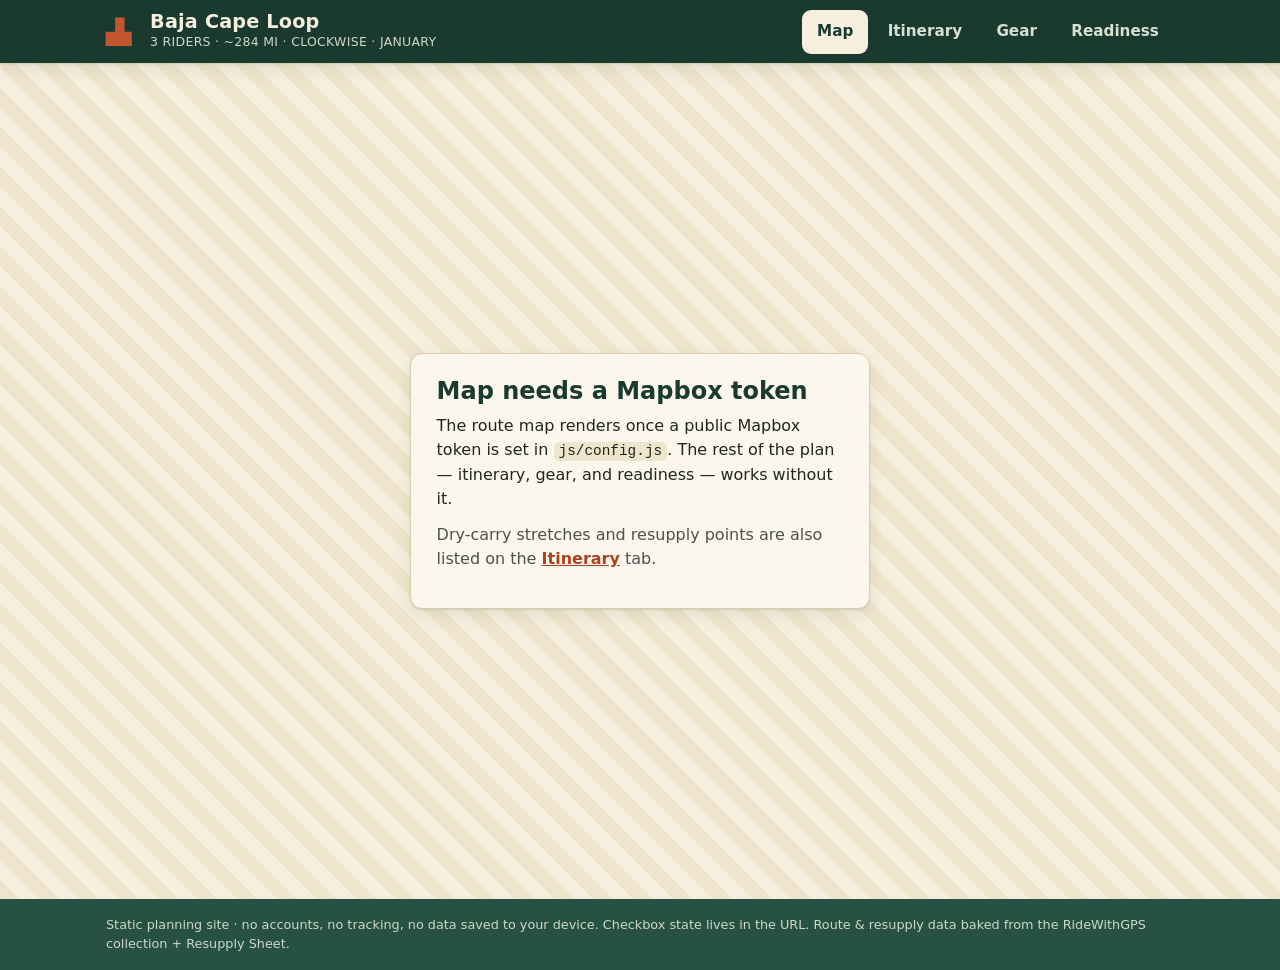
<file: index.html>
<!DOCTYPE html>
<html lang="en">
<head>
  <meta charset="utf-8" />
  <meta name="viewport" content="width=device-width, initial-scale=1, viewport-fit=cover" />
  <meta name="theme-color" content="#1b3a2f" />
  <title>Baja Cape Loop · Trip Plan</title>
  <meta name="description" content="Shared trip-planning HQ for 3 riders taking on the Baja Cape Loop in January: interactive route map, day-by-day itinerary, 3-rider gear redundancy, and a readiness tracker." />

  <link rel="preconnect" href="https://api.mapbox.com" />
  <link href="https://api.mapbox.com/mapbox-gl-js/v3.9.0/mapbox-gl.css" rel="stylesheet" />
  <link rel="stylesheet" href="./css/styles.css" />
</head>
<body>
  <a class="skip-link" href="#main">Skip to content</a>

  <header class="topbar">
    <div class="topbar-inner">
      <div class="brand">
        <span class="brand-mark" aria-hidden="true">▟▖</span>
        <div class="brand-text">
          <h1>Baja Cape Loop</h1>
          <p class="brand-sub">3 riders · ~284 mi · clockwise · January</p>
        </div>
      </div>
      <nav class="tabs" aria-label="Sections">
        <button class="tab is-active" data-tab="map" id="tab-map">Map</button>
        <button class="tab" data-tab="itinerary" id="tab-itinerary">Itinerary</button>
        <button class="tab" data-tab="gear" id="tab-gear">Gear</button>
        <button class="tab" data-tab="readiness" id="tab-readiness">Readiness</button>
      </nav>
    </div>
  </header>

  <main id="main">
    <!-- MAP ---------------------------------------------------------------->
    <section class="panel is-active" id="panel-map" aria-labelledby="tab-map">
      <div class="map-shell">
        <div id="map" role="application" aria-label="Interactive route map"></div>
        <div class="map-controls" id="map-controls" hidden>
          <p class="map-controls-title">Layers</p>
          <label class="switch"><input type="checkbox" id="toggle-cerritos" /> <span>Los Cerritos detour</span></label>
          <label class="switch"><input type="checkbox" id="toggle-shortcut" /> <span>La Paz shortcut</span></label>
          <details class="legend">
            <summary>Resupply legend</summary>
            <ul id="legend-list"></ul>
          </details>
        </div>
        <div class="map-fallback" id="map-fallback" hidden>
          <div class="map-fallback-card">
            <h2>Map needs a Mapbox token</h2>
            <p>The route map renders once a public Mapbox token is set in <code>js/config.js</code>. The rest of the plan — itinerary, gear, and readiness — works without it.</p>
            <p class="muted">Dry-carry stretches and resupply points are also listed on the <button class="linklike" data-jump="itinerary">Itinerary</button> tab.</p>
          </div>
        </div>
      </div>
    </section>

    <!-- ITINERARY ---------------------------------------------------------->
    <section class="panel" id="panel-itinerary" aria-labelledby="tab-itinerary" hidden>
      <div class="wrap" id="itinerary-root"><p class="loading">Loading itinerary…</p></div>
    </section>

    <!-- GEAR --------------------------------------------------------------->
    <section class="panel" id="panel-gear" aria-labelledby="tab-gear" hidden>
      <div class="wrap" id="gear-root"><p class="loading">Loading gear…</p></div>
    </section>

    <!-- READINESS ---------------------------------------------------------->
    <section class="panel" id="panel-readiness" aria-labelledby="tab-readiness" hidden>
      <div class="wrap" id="readiness-root"><p class="loading">Loading readiness…</p></div>
    </section>
  </main>

  <footer class="footer">
    <p>Static planning site · no accounts, no tracking, no data saved to your device. Checkbox state lives in the URL. Route &amp; resupply data baked from the RideWithGPS collection + Resupply Sheet.</p>
  </footer>

  <script src="https://api.mapbox.com/mapbox-gl-js/v3.9.0/mapbox-gl.js"></script>
  <script src="./js/config.js"></script>
  <script src="./js/app.js"></script>
</body>
</html>
</file>
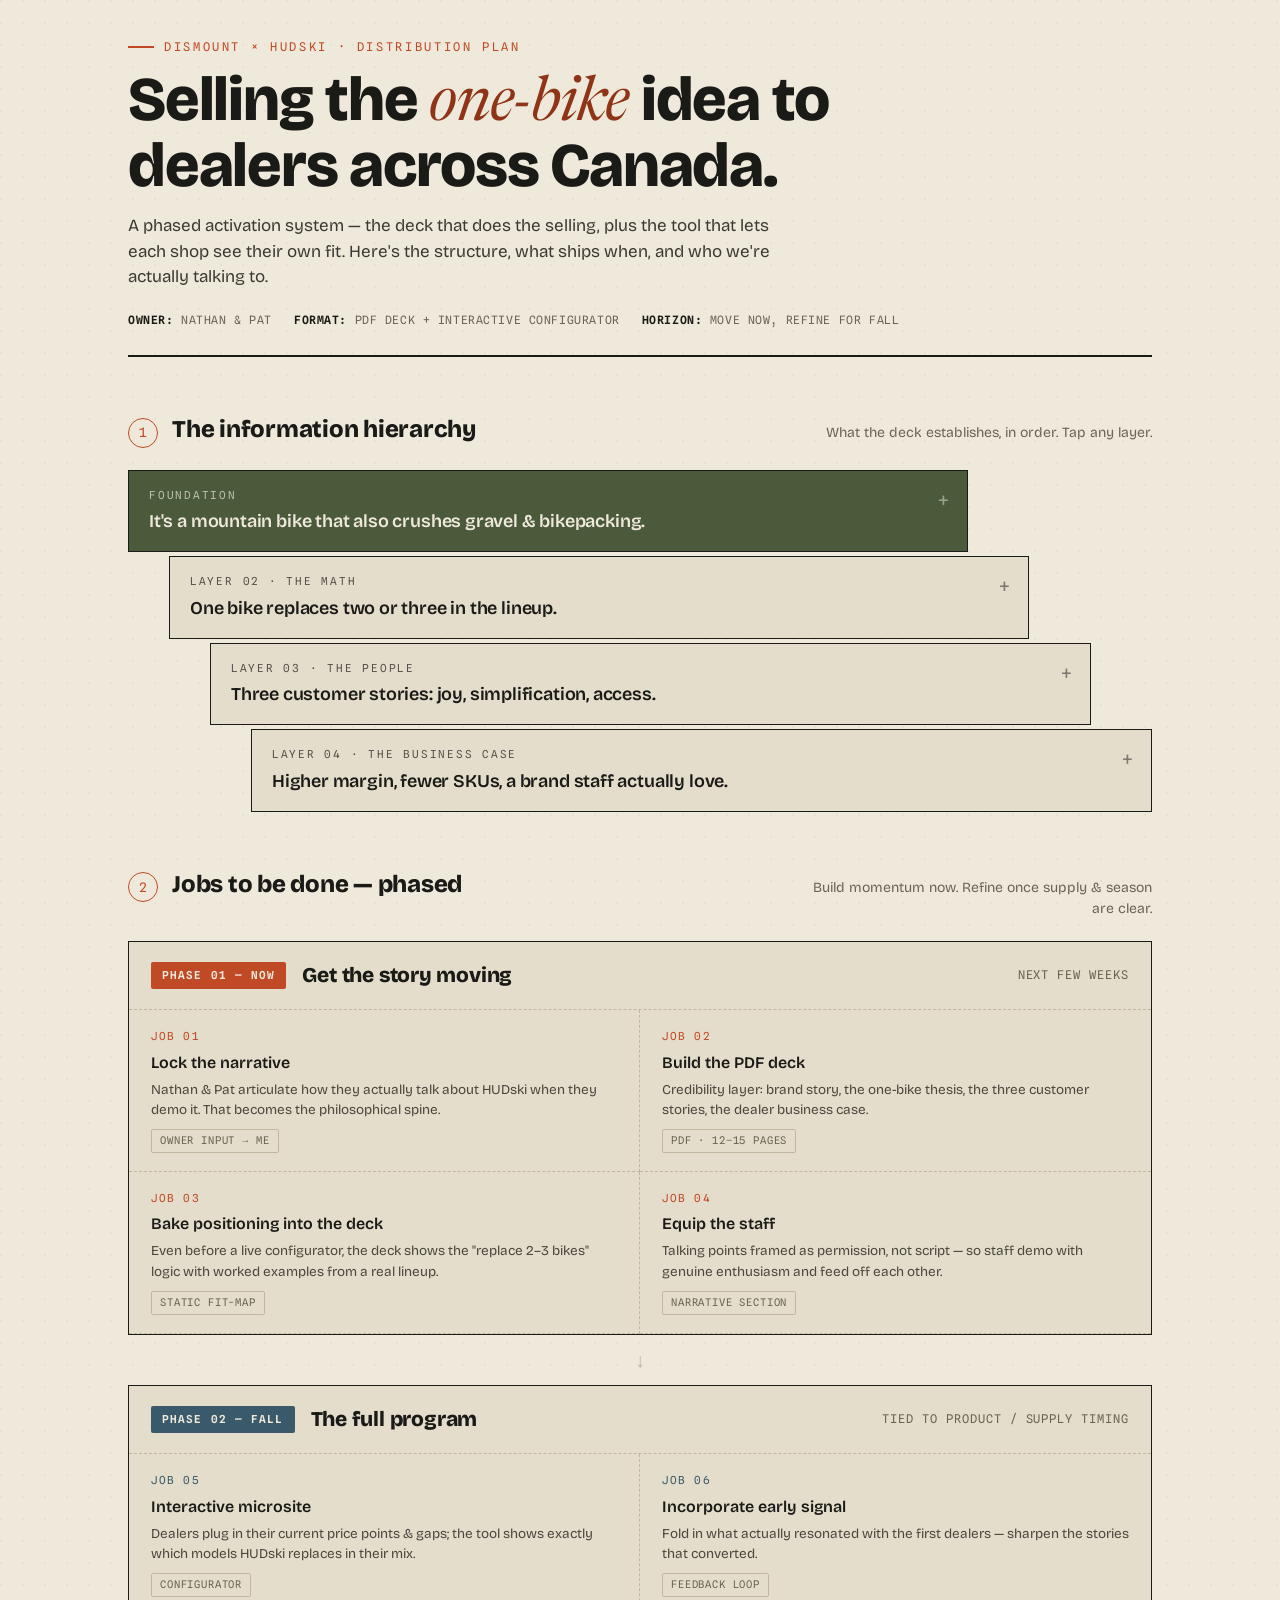
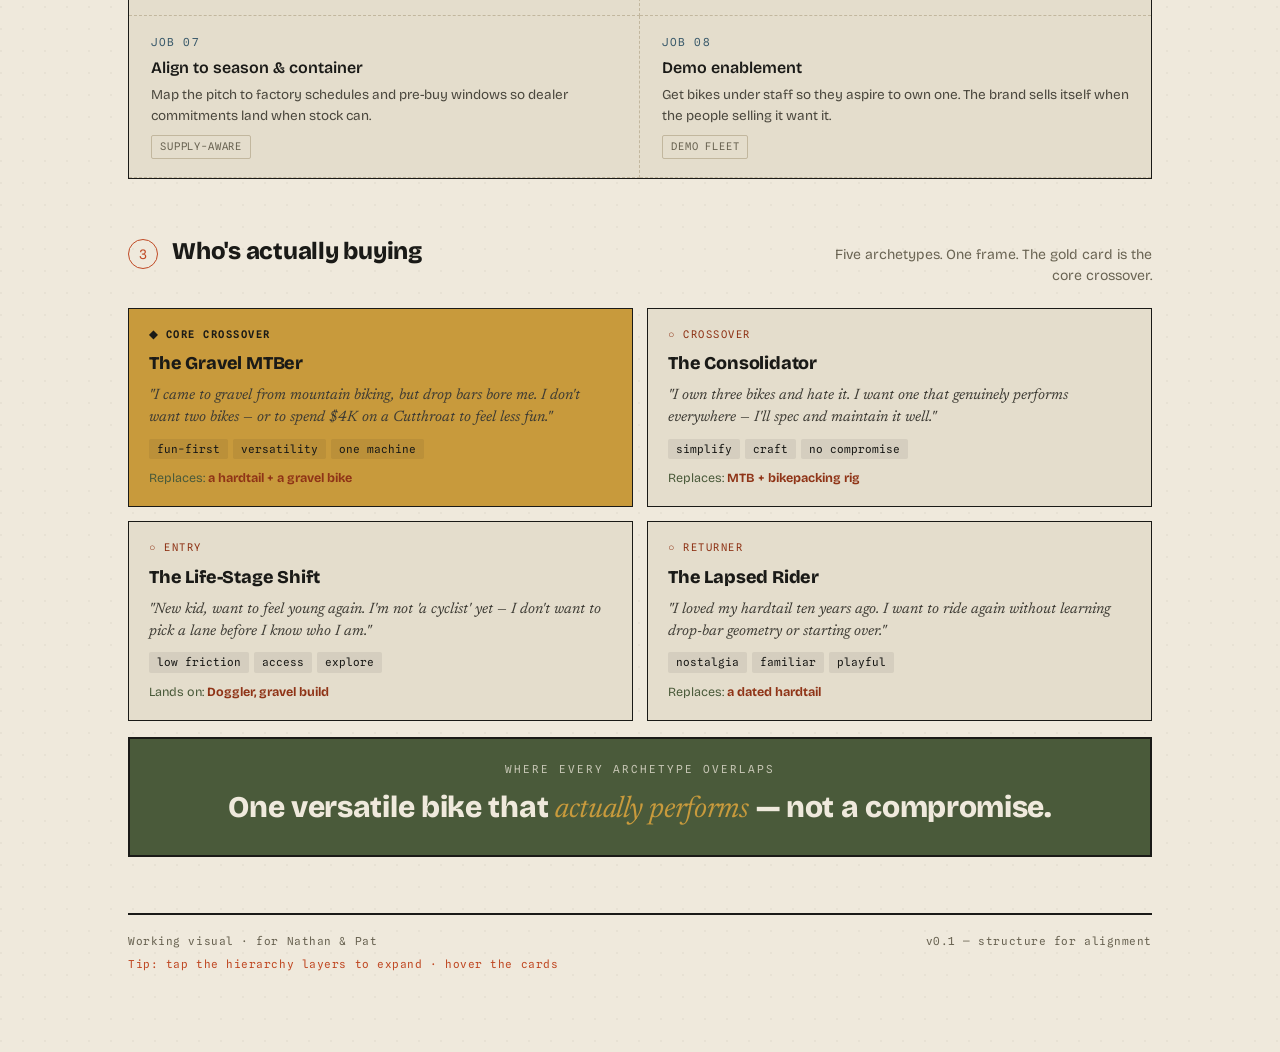
<file: public/index.html>
<!DOCTYPE html>
<html lang="en">
<head>
<meta charset="UTF-8">
<meta name="viewport" content="width=device-width, initial-scale=1.0">
<title>HUDski Dealer Activation — The Plan</title>
<style>
  @import url('https://fonts.googleapis.com/css2?family=Bricolage+Grotesque:opsz,wght@12..96,400;12..96,600;12..96,800&family=Spline+Sans+Mono:wght@400;500;600&family=Newsreader:ital,opsz@0,6..72;1,6..72&display=swap');

  :root {
    --ink: #1a1a17;
    --paper: #efe9dc;
    --paper-2: #e4ddcc;
    --rust: #c04a25;
    --rust-deep: #8f3417;
    --moss: #4a5a3a;
    --moss-light: #6b7a52;
    --gold: #c89a3c;
    --sky: #3a5a6b;
    --line: #c2b79e;
    --shadow: rgba(26,26,23,0.16);
  }

  * { box-sizing: border-box; margin: 0; padding: 0; }

  body {
    font-family: 'Bricolage Grotesque', sans-serif;
    background: var(--paper);
    color: var(--ink);
    background-image:
      radial-gradient(circle at 1px 1px, rgba(26,26,23,0.04) 1px, transparent 0);
    background-size: 22px 22px;
    line-height: 1.5;
    padding: 0 0 80px;
  }

  .wrap { max-width: 1080px; margin: 0 auto; padding: 0 28px; }

  /* ---- Header ---- */
  header {
    border-bottom: 2px solid var(--ink);
    padding: 38px 0 26px;
    margin-bottom: 8px;
    position: relative;
  }
  .kicker {
    font-family: 'Spline Sans Mono', monospace;
    font-size: 12px;
    letter-spacing: 0.22em;
    text-transform: uppercase;
    color: var(--rust);
    display: flex;
    align-items: center;
    gap: 10px;
    margin-bottom: 14px;
  }
  .kicker::before {
    content: "";
    width: 26px; height: 2px; background: var(--rust);
  }
  h1 {
    font-size: clamp(34px, 6vw, 62px);
    line-height: 0.96;
    font-weight: 800;
    letter-spacing: -0.02em;
    max-width: 18ch;
  }
  h1 em { font-family: 'Newsreader', serif; font-style: italic; font-weight: 400; color: var(--rust-deep); }
  .sub {
    margin-top: 18px;
    font-size: 17px;
    max-width: 60ch;
    color: #3c3a33;
  }
  .meta-row {
    margin-top: 22px;
    display: flex; flex-wrap: wrap; gap: 8px 22px;
    font-family: 'Spline Sans Mono', monospace;
    font-size: 11.5px;
    letter-spacing: 0.05em;
    color: #6a6453;
    text-transform: uppercase;
  }
  .meta-row span b { color: var(--ink); font-weight: 600; }

  /* ---- Section heads ---- */
  .section-head {
    margin: 54px 0 22px;
    display: flex; align-items: baseline; gap: 14px;
  }
  .section-head .num {
    font-family: 'Spline Sans Mono', monospace;
    font-size: 13px;
    color: var(--rust);
    border: 1.5px solid var(--rust);
    border-radius: 50%;
    width: 30px; height: 30px;
    display: grid; place-items: center;
    flex-shrink: 0;
  }
  .section-head h2 {
    font-size: 24px; font-weight: 800; letter-spacing: -0.01em;
  }
  .section-head p {
    font-size: 14px; color: #6a6453; margin-left: auto; max-width: 38ch; text-align: right;
  }

  /* ---- Value hierarchy stack ---- */
  .stack { display: flex; flex-direction: column; gap: 4px; }
  .layer {
    position: relative;
    border: 1.5px solid var(--ink);
    background: var(--paper-2);
    padding: 16px 20px;
    cursor: pointer;
    transition: transform .18s ease, background .18s ease, box-shadow .18s ease;
    overflow: hidden;
  }
  .layer:hover { transform: translateX(6px); box-shadow: -6px 6px 0 var(--shadow); }
  .layer.l0 { background: var(--moss); color: var(--paper); margin: 0 18% 0 0; }
  .layer.l1 { background: var(--paper-2); margin: 0 12% 0 4%; }
  .layer.l2 { background: var(--paper-2); margin: 0 6% 0 8%; }
  .layer.l3 { background: var(--paper-2); margin: 0 0 0 12%; }
  .layer .ltag {
    font-family: 'Spline Sans Mono', monospace;
    font-size: 11px; letter-spacing: 0.16em; text-transform: uppercase;
    opacity: 0.7; margin-bottom: 5px;
  }
  .layer .lmain { font-size: 18px; font-weight: 600; letter-spacing: -0.01em; }
  .layer .ldetail {
    font-size: 14px; margin-top: 8px; max-width: 64ch; display: none; color: inherit; opacity: 0.92;
  }
  .layer.open .ldetail { display: block; animation: fade .3s ease; }
  .layer .plus {
    position: absolute; top: 16px; right: 18px;
    font-family: 'Spline Sans Mono', monospace; font-size: 18px; opacity: 0.5;
  }
  @keyframes fade { from { opacity: 0; transform: translateY(-4px);} to {opacity: .92; transform: none;} }

  /* ---- Timeline ---- */
  .timeline { position: relative; margin-top: 10px; }
  .phase {
    border: 1.5px solid var(--ink);
    background: var(--paper-2);
    margin-bottom: 22px;
    position: relative;
  }
  .phase-head {
    display: flex; align-items: center; gap: 16px;
    padding: 18px 22px;
    border-bottom: 1.5px dashed var(--line);
  }
  .phase-badge {
    font-family: 'Spline Sans Mono', monospace;
    font-size: 11px; letter-spacing: 0.1em; text-transform: uppercase;
    padding: 5px 11px; border-radius: 2px; font-weight: 600;
    flex-shrink: 0;
  }
  .phase.now .phase-badge { background: var(--rust); color: var(--paper); }
  .phase.fall .phase-badge { background: var(--sky); color: var(--paper); }
  .phase-head h3 { font-size: 21px; font-weight: 800; letter-spacing: -0.01em; }
  .phase-head .when {
    margin-left: auto; font-family: 'Spline Sans Mono', monospace;
    font-size: 12px; color: #6a6453; text-transform: uppercase; letter-spacing: 0.08em;
  }
  .jobs { display: grid; grid-template-columns: 1fr 1fr; gap: 0; }
  @media (max-width: 680px){ .jobs { grid-template-columns: 1fr; } }
  .job {
    padding: 18px 22px;
    border-right: 1.5px dashed var(--line);
    border-bottom: 1.5px dashed var(--line);
  }
  .job:nth-child(2n) { border-right: none; }
  .jobs .job:nth-last-child(-n+1):nth-child(odd) { border-bottom: none; }
  .job .jnum {
    font-family: 'Spline Sans Mono', monospace; font-size: 11px;
    color: var(--rust); letter-spacing: 0.1em; margin-bottom: 6px;
  }
  .phase.fall .job .jnum { color: var(--sky); }
  .job h4 { font-size: 16px; font-weight: 600; margin-bottom: 5px; }
  .job p { font-size: 13.5px; color: #4a473d; }
  .deliverable {
    display: inline-block; margin-top: 9px;
    font-family: 'Spline Sans Mono', monospace; font-size: 10.5px;
    text-transform: uppercase; letter-spacing: 0.08em;
    padding: 3px 8px; border: 1px solid var(--line); border-radius: 2px;
    color: #6a6453;
  }

  /* connector */
  .connector { display: grid; place-items: center; margin: -12px 0 10px; }
  .connector span {
    font-family: 'Spline Sans Mono', monospace; font-size: 20px; color: var(--line);
  }

  /* ---- Archetypes ---- */
  .arch-grid { display: grid; grid-template-columns: repeat(2,1fr); gap: 14px; }
  @media (max-width: 680px){ .arch-grid { grid-template-columns: 1fr; } }
  .arch {
    border: 1.5px solid var(--ink); background: var(--paper-2);
    padding: 18px 20px; position: relative;
    transition: box-shadow .18s ease, transform .18s ease;
  }
  .arch:hover { box-shadow: -5px 5px 0 var(--shadow); transform: translate(2px,-2px); }
  .arch.core { background: var(--gold); }
  .arch .atag {
    font-family: 'Spline Sans Mono', monospace; font-size: 10.5px;
    letter-spacing: 0.14em; text-transform: uppercase; color: var(--rust-deep);
    margin-bottom: 8px; display: flex; gap: 8px; align-items: center;
  }
  .arch.core .atag { color: var(--ink); font-weight: 600; }
  .arch h4 { font-size: 18px; font-weight: 800; margin-bottom: 8px; letter-spacing: -0.01em; }
  .arch .story {
    font-family: 'Newsreader', serif; font-style: italic; font-size: 15px;
    line-height: 1.45; color: #3c3a33; margin-bottom: 10px;
  }
  .arch .vals { display: flex; flex-wrap: wrap; gap: 5px; }
  .arch .val {
    font-size: 11px; padding: 2px 8px; background: rgba(26,26,23,0.07);
    border-radius: 2px; font-family: 'Spline Sans Mono', monospace;
  }
  .arch .replaces {
    margin-top: 10px; font-size: 12.5px; color: var(--moss);
  }
  .arch .replaces b { color: var(--rust-deep); }

  /* ---- Venn center callout ---- */
  .venn {
    margin-top: 16px; border: 2px solid var(--ink); background: var(--moss);
    color: var(--paper); padding: 22px 26px; text-align: center;
  }
  .venn .vt { font-family: 'Spline Sans Mono', monospace; font-size: 11px; letter-spacing: 0.18em; text-transform: uppercase; opacity: 0.75; margin-bottom: 8px;}
  .venn .vm { font-size: clamp(20px,3.4vw,30px); font-weight: 800; letter-spacing: -0.01em; }
  .venn .vm em { font-family: 'Newsreader', serif; font-style: italic; font-weight: 400; color: var(--gold); }

  footer {
    margin-top: 56px; border-top: 2px solid var(--ink); padding-top: 18px;
    font-family: 'Spline Sans Mono', monospace; font-size: 11px;
    color: #6a6453; letter-spacing: 0.05em; display: flex; justify-content: space-between; flex-wrap: wrap; gap: 10px;
  }
  .hint {
    font-family: 'Spline Sans Mono', monospace; font-size: 11px; color: var(--rust);
    letter-spacing: 0.05em; margin-top: 6px;
  }
</style>
</head>
<body>
<div class="wrap">
  <header>
    <div class="kicker">Dismount × HUDski · Distribution Plan</div>
    <h1>Selling the <em>one-bike</em> idea to dealers across Canada.</h1>
    <p class="sub">A phased activation system — the deck that does the selling, plus the tool that lets each shop see their own fit. Here's the structure, what ships when, and who we're actually talking to.</p>
    <div class="meta-row">
      <span><b>Owner:</b> Nathan &amp; Pat</span>
      <span><b>Format:</b> PDF deck + interactive configurator</span>
      <span><b>Horizon:</b> Move now, refine for fall</span>
    </div>
  </header>

  <!-- VALUE HIERARCHY -->
  <div class="section-head">
    <div class="num">1</div>
    <h2>The information hierarchy</h2>
    <p>What the deck establishes, in order. Tap any layer.</p>
  </div>
  <div class="stack" id="stack">
    <div class="layer l0" data-i>
      <div class="ltag">Foundation</div>
      <div class="lmain">It's a mountain bike that also crushes gravel &amp; bikepacking.</div>
      <span class="plus">+</span>
      <div class="ldetail">Not a gravel bike that dabbles in trails — an all-terrain bike built on MTB geometry. Long reach, short stem, wide bars, low BB. Reviewers consistently say it "rides like a modern hardtail." That's the thing that makes it fun, and fun is what a drop-bar bike can't fake.</div>
    </div>
    <div class="layer l1" data-i>
      <div class="ltag">Layer 02 · The math</div>
      <div class="lmain">One bike replaces two or three in the lineup.</div>
      <span class="plus">+</span>
      <div class="ldetail">For the customer: one maintenance rhythm, one parts family, one machine instead of a quiver. For the dealer: a single premium SKU absorbs the work of several margin-diluting entry-to-mid bikes.</div>
    </div>
    <div class="layer l2" data-i>
      <div class="ltag">Layer 03 · The people</div>
      <div class="lmain">Three customer stories: joy, simplification, access.</div>
      <span class="plus">+</span>
      <div class="ldetail">The same frame sells three different ways depending on who's standing in the shop. The deck arms staff to recognize which story they're telling — and to tell it in their own words.</div>
    </div>
    <div class="layer l3" data-i>
      <div class="ltag">Layer 04 · The business case</div>
      <div class="lmain">Higher margin, fewer SKUs, a brand staff actually love.</div>
      <span class="plus">+</span>
      <div class="ldetail">A niche, culturally credible brand that does the work of several lower-margin products. Dealers can't out-breadth the big-box shops — but they can carry the bike people are obsessed with.</div>
    </div>
  </div>

  <!-- TIMELINE -->
  <div class="section-head">
    <div class="num">2</div>
    <h2>Jobs to be done — phased</h2>
    <p>Build momentum now. Refine once supply &amp; season are clear.</p>
  </div>

  <div class="timeline">
    <div class="phase now">
      <div class="phase-head">
        <span class="phase-badge">Phase 01 — Now</span>
        <h3>Get the story moving</h3>
        <span class="when">Next few weeks</span>
      </div>
      <div class="jobs">
        <div class="job">
          <div class="jnum">JOB 01</div>
          <h4>Lock the narrative</h4>
          <p>Nathan &amp; Pat articulate how they actually talk about HUDski when they demo it. That becomes the philosophical spine.</p>
          <span class="deliverable">Owner input → me</span>
        </div>
        <div class="job">
          <div class="jnum">JOB 02</div>
          <h4>Build the PDF deck</h4>
          <p>Credibility layer: brand story, the one-bike thesis, the three customer stories, the dealer business case.</p>
          <span class="deliverable">PDF · 12–15 pages</span>
        </div>
        <div class="job">
          <div class="jnum">JOB 03</div>
          <h4>Bake positioning into the deck</h4>
          <p>Even before a live configurator, the deck shows the "replace 2–3 bikes" logic with worked examples from a real lineup.</p>
          <span class="deliverable">Static fit-map</span>
        </div>
        <div class="job">
          <div class="jnum">JOB 04</div>
          <h4>Equip the staff</h4>
          <p>Talking points framed as permission, not script — so staff demo with genuine enthusiasm and feed off each other.</p>
          <span class="deliverable">Narrative section</span>
        </div>
      </div>
    </div>

    <div class="connector"><span>↓</span></div>

    <div class="phase fall">
      <div class="phase-head">
        <span class="phase-badge">Phase 02 — Fall</span>
        <h3>The full program</h3>
        <span class="when">Tied to product / supply timing</span>
      </div>
      <div class="jobs">
        <div class="job">
          <div class="jnum">JOB 05</div>
          <h4>Interactive microsite</h4>
          <p>Dealers plug in their current price points &amp; gaps; the tool shows exactly which models HUDski replaces in their mix.</p>
          <span class="deliverable">Configurator</span>
        </div>
        <div class="job">
          <div class="jnum">JOB 06</div>
          <h4>Incorporate early signal</h4>
          <p>Fold in what actually resonated with the first dealers — sharpen the stories that converted.</p>
          <span class="deliverable">Feedback loop</span>
        </div>
        <div class="job">
          <div class="jnum">JOB 07</div>
          <h4>Align to season &amp; container</h4>
          <p>Map the pitch to factory schedules and pre-buy windows so dealer commitments land when stock can.</p>
          <span class="deliverable">Supply-aware</span>
        </div>
        <div class="job">
          <div class="jnum">JOB 08</div>
          <h4>Demo enablement</h4>
          <p>Get bikes under staff so they aspire to own one. The brand sells itself when the people selling it want it.</p>
          <span class="deliverable">Demo fleet</span>
        </div>
      </div>
    </div>
  </div>

  <!-- ARCHETYPES -->
  <div class="section-head">
    <div class="num">3</div>
    <h2>Who's actually buying</h2>
    <p>Five archetypes. One frame. The gold card is the core crossover.</p>
  </div>

  <div class="arch-grid">
    <div class="arch core">
      <div class="atag">◆ Core crossover</div>
      <h4>The Gravel MTBer</h4>
      <div class="story">"I came to gravel from mountain biking, but drop bars bore me. I don't want two bikes — or to spend $4K on a Cutthroat to feel less fun."</div>
      <div class="vals"><span class="val">fun-first</span><span class="val">versatility</span><span class="val">one machine</span></div>
      <div class="replaces">Replaces: <b>a hardtail + a gravel bike</b></div>
    </div>

    <div class="arch">
      <div class="atag">○ Crossover</div>
      <h4>The Consolidator</h4>
      <div class="story">"I own three bikes and hate it. I want one that genuinely performs everywhere — I'll spec and maintain it well."</div>
      <div class="vals"><span class="val">simplify</span><span class="val">craft</span><span class="val">no compromise</span></div>
      <div class="replaces">Replaces: <b>MTB + bikepacking rig</b></div>
    </div>

    <div class="arch">
      <div class="atag">○ Entry</div>
      <h4>The Life-Stage Shift</h4>
      <div class="story">"New kid, want to feel young again. I'm not 'a cyclist' yet — I don't want to pick a lane before I know who I am."</div>
      <div class="vals"><span class="val">low friction</span><span class="val">access</span><span class="val">explore</span></div>
      <div class="replaces">Lands on: <b>Doggler, gravel build</b></div>
    </div>

    <div class="arch">
      <div class="atag">○ Returner</div>
      <h4>The Lapsed Rider</h4>
      <div class="story">"I loved my hardtail ten years ago. I want to ride again without learning drop-bar geometry or starting over."</div>
      <div class="vals"><span class="val">nostalgia</span><span class="val">familiar</span><span class="val">playful</span></div>
      <div class="replaces">Replaces: <b>a dated hardtail</b></div>
    </div>
  </div>

  <div class="venn">
    <div class="vt">Where every archetype overlaps</div>
    <div class="vm">One versatile bike that <em>actually performs</em> — not a compromise.</div>
  </div>

  <footer>
    <span>Working visual · for Nathan &amp; Pat</span>
    <span>v0.1 — structure for alignment</span>
  </footer>
  <div class="hint">Tip: tap the hierarchy layers to expand · hover the cards</div>
</div>

<script>
  document.querySelectorAll('.layer').forEach(function(l){
    l.addEventListener('click', function(){
      l.classList.toggle('open');
      var p = l.querySelector('.plus');
      if(p) p.textContent = l.classList.contains('open') ? '–' : '+';
    });
  });
</script>
</body>
</html>
</file>
<file: css/styles.css>
/* ============================================================
   Baja Cape Loop — field-guide styles
   Palette: desert sand, Sierra pine, clay, Sea-of-Cortez blue.
   High contrast for sunlight; large tap targets for phones.
   ============================================================ */
:root {
  --sand: #f6efdd;
  --sand-2: #efe5cc;
  --paper: #fbf7ec;
  --ink: #20271f;
  --ink-soft: #4b5347;
  --pine: #1b3a2f;
  --pine-2: #275243;
  --clay: #c2562e;
  --clay-dark: #a8431f;
  --cortez: #1c6e8c;
  --amber: #c9791b;
  --line: #d9cdab;
  --shadow: 0 1px 2px rgba(32, 39, 31, .12), 0 6px 18px rgba(32, 39, 31, .08);
  --radius: 12px;
  --maxw: 1100px;
  --font: "Avenir Next", "Segoe UI", system-ui, -apple-system, sans-serif;
}

* { box-sizing: border-box; }
html { -webkit-text-size-adjust: 100%; }
body {
  margin: 0;
  font-family: var(--font);
  color: var(--ink);
  background: var(--sand);
  line-height: 1.5;
  -webkit-font-smoothing: antialiased;
}
h1, h2, h3 { line-height: 1.15; margin: 0 0 .35em; }
p { margin: 0 0 .8em; }
code {
  font-family: ui-monospace, "SF Mono", Menlo, monospace;
  background: var(--sand-2);
  padding: .1em .35em;
  border-radius: 5px;
  font-size: .9em;
}
.muted { color: var(--ink-soft); }
.loading { color: var(--ink-soft); padding: 2rem 0; }

.skip-link {
  position: absolute; left: -999px; top: 0; z-index: 100;
  background: var(--pine); color: #fff; padding: .6rem 1rem; border-radius: 0 0 8px 0;
}
.skip-link:focus { left: 0; }

/* ---- Top bar + tabs ---------------------------------------- */
.topbar {
  position: sticky; top: 0; z-index: 30;
  background: var(--pine);
  color: var(--sand);
  box-shadow: var(--shadow);
  padding-top: env(safe-area-inset-top);
}
.topbar-inner {
  max-width: var(--maxw); margin: 0 auto;
  display: flex; flex-wrap: wrap; align-items: center; justify-content: space-between;
  gap: .5rem 1rem; padding: .6rem 1rem;
}
.brand { display: flex; align-items: center; gap: .7rem; }
.brand-mark {
  font-size: 1.5rem; color: var(--clay);
  letter-spacing: -2px;
}
.brand-text h1 { font-size: 1.2rem; margin: 0; letter-spacing: .2px; }
.brand-sub { margin: 0; font-size: .78rem; color: #cdd8c8; letter-spacing: .3px; text-transform: uppercase; }

.tabs { display: flex; gap: .25rem; flex-wrap: wrap; }
.tab {
  appearance: none; border: 0; cursor: pointer;
  background: transparent; color: #d7e0d2;
  font: inherit; font-weight: 600; font-size: .95rem;
  padding: .65rem .95rem; border-radius: 9px;
  min-height: 44px;
}
.tab:hover { background: rgba(255, 255, 255, .08); color: #fff; }
.tab.is-active { background: var(--sand); color: var(--pine); }
.tab:focus-visible { outline: 3px solid var(--clay); outline-offset: 2px; }

/* ---- Panels ------------------------------------------------ */
.panel { display: none; }
.panel.is-active { display: block; }
.wrap { max-width: var(--maxw); margin: 0 auto; padding: 1.4rem 1rem 3rem; }

/* ---- Map --------------------------------------------------- */
.map-shell { position: relative; height: calc(100vh - 64px); min-height: 420px; }
#map { position: absolute; inset: 0; background: var(--sand-2); }
.map-controls {
  position: absolute; top: 12px; right: 12px; z-index: 5;
  background: var(--paper); border: 1px solid var(--line); border-radius: 10px;
  box-shadow: var(--shadow); padding: .7rem .8rem; max-width: 230px;
}
.map-controls-title { margin: 0 0 .4rem; font-size: .7rem; text-transform: uppercase; letter-spacing: .8px; color: var(--ink-soft); }
.switch { display: flex; align-items: center; gap: .5rem; padding: .35rem 0; font-size: .9rem; cursor: pointer; min-height: 32px; }
.switch input { width: 18px; height: 18px; accent-color: var(--clay); }
.legend { margin-top: .5rem; border-top: 1px solid var(--line); padding-top: .5rem; }
.legend summary { cursor: pointer; font-size: .85rem; font-weight: 600; color: var(--pine); }
.legend ul { list-style: none; margin: .5rem 0 0; padding: 0; font-size: .8rem; }
.legend li { padding: .12rem 0; }
.legend b { display: inline-block; min-width: 1.4em; color: var(--clay-dark); }

.map-fallback {
  position: absolute; inset: 0; z-index: 6;
  display: flex; align-items: center; justify-content: center; padding: 1.5rem;
  background:
    repeating-linear-gradient(45deg, var(--sand-2) 0 14px, var(--sand) 14px 28px);
}
.map-fallback-card {
  background: var(--paper); border: 1px solid var(--line); border-radius: var(--radius);
  box-shadow: var(--shadow); padding: 1.5rem 1.6rem; max-width: 460px;
}
.map-fallback-card h2 { color: var(--pine); }
.linklike { background: none; border: 0; color: var(--clay-dark); font: inherit; font-weight: 600; cursor: pointer; text-decoration: underline; padding: 0; }

/* Mapbox popups */
.mapboxgl-popup-content { border-radius: 10px; padding: .85rem .95rem; box-shadow: var(--shadow); font-family: var(--font); }
.poi-pop h3 { margin: 0 0 .2rem; color: var(--pine); font-size: 1.02rem; }
.poi-pop .svc { font-size: .78rem; color: var(--ink-soft); margin: 0 0 .4rem; }
.poi-pop .svc b { color: var(--clay-dark); }
.poi-pop .dry {
  background: #fbeede; border-left: 4px solid var(--amber);
  padding: .45rem .6rem; border-radius: 6px; font-size: .82rem; margin: .4rem 0 0;
}
.poi-pop .notes { font-size: .85rem; margin: .4rem 0 0; }

/* ---- Section intro / callouts ------------------------------ */
.section-head { margin-bottom: 1.1rem; }
.section-head h2 { font-size: 1.7rem; color: var(--pine); }
.section-head .lede { font-size: 1.02rem; color: var(--ink-soft); max-width: 70ch; }

.callout {
  border-radius: var(--radius); padding: .85rem 1rem; margin: 0 0 1rem;
  display: flex; gap: .7rem; align-items: flex-start; font-size: .95rem;
  border: 1px solid var(--line); background: var(--paper); box-shadow: var(--shadow);
}
.callout .ic { font-size: 1.2rem; line-height: 1; flex: none; }
.callout.tubeless { background: #efe7f3; border-color: #cdb8da; }
.callout.water { background: #e3f0f3; border-color: #b7d6df; }
.callout strong { color: var(--pine); }

.stat-row { display: flex; flex-wrap: wrap; gap: .6rem; margin: 0 0 1.2rem; }
.stat {
  background: var(--paper); border: 1px solid var(--line); border-radius: 10px;
  padding: .55rem .85rem; box-shadow: var(--shadow); min-width: 92px;
}
.stat .n { font-size: 1.25rem; font-weight: 800; color: var(--pine); display: block; }
.stat .l { font-size: .72rem; text-transform: uppercase; letter-spacing: .5px; color: var(--ink-soft); }

/* ---- Itinerary --------------------------------------------- */
.day {
  background: var(--paper); border: 1px solid var(--line); border-radius: var(--radius);
  box-shadow: var(--shadow); margin: 0 0 1rem; overflow: hidden;
  border-left: 6px solid var(--pine-2);
}
.day.is-rest { border-left-color: var(--cortez); }
.day.is-hard { border-left-color: var(--clay); }
.day-head {
  display: flex; align-items: baseline; gap: .7rem; flex-wrap: wrap;
  padding: .9rem 1.1rem .4rem;
}
.day-num {
  flex: none; background: var(--pine); color: var(--sand);
  font-weight: 800; font-size: .8rem; letter-spacing: .5px;
  padding: .25rem .55rem; border-radius: 999px; text-transform: uppercase;
}
.day.is-rest .day-num { background: var(--cortez); }
.day.is-hard .day-num { background: var(--clay); }
.day-title { font-size: 1.15rem; color: var(--pine); margin: 0; flex: 1 1 240px; }
.day-tags { display: flex; gap: .4rem; flex-wrap: wrap; }
.tag {
  font-size: .68rem; font-weight: 700; text-transform: uppercase; letter-spacing: .4px;
  padding: .2rem .5rem; border-radius: 999px; border: 1px solid var(--line);
}
.tag.hard { background: #f7e2d6; color: var(--clay-dark); border-color: #e6b79e; }
.tag.rest { background: #d9ebf0; color: #155b74; border-color: #aacfdb; }
.day-meta {
  display: flex; flex-wrap: wrap; gap: 1.1rem; padding: 0 1.1rem .5rem;
  font-size: .85rem; color: var(--ink-soft);
}
.day-meta b { color: var(--ink); font-weight: 700; }
.day-body { padding: 0 1.1rem 1rem; }
.day-route { font-size: .9rem; color: var(--ink-soft); margin: 0 0 .6rem; }
.day-route b { color: var(--pine); }
.day-body ul { margin: .2rem 0 .7rem; padding-left: 1.1rem; }
.day-body li { margin: .15rem 0; }
.day-camp { font-size: .9rem; }
.day-water {
  background: #e3f0f3; border-left: 4px solid var(--cortez);
  padding: .5rem .7rem; border-radius: 6px; font-size: .88rem; margin: .6rem 0 0;
}
.day-water.dry { background: #fbeede; border-left-color: var(--amber); }
.day-shortcut {
  background: var(--sand-2); border: 1px dashed var(--line);
  padding: .5rem .7rem; border-radius: 6px; font-size: .85rem; margin: .6rem 0 0;
}
.day-shortcut b { color: var(--clay-dark); }

/* ---- Gear -------------------------------------------------- */
.view-toggle { display: inline-flex; background: var(--sand-2); border-radius: 999px; padding: 4px; margin: 0 0 1.2rem; gap: 2px; }
.view-toggle button {
  appearance: none; border: 0; background: transparent; cursor: pointer; font: inherit; font-weight: 600;
  padding: .5rem 1rem; border-radius: 999px; min-height: 40px; color: var(--ink-soft);
}
.view-toggle button.is-active { background: var(--paper); color: var(--pine); box-shadow: var(--shadow); }

.matrix-scroll { overflow-x: auto; -webkit-overflow-scrolling: touch; border-radius: var(--radius); box-shadow: var(--shadow); border: 1px solid var(--line); }
table.matrix { border-collapse: collapse; width: 100%; min-width: 560px; background: var(--paper); }
table.matrix th, table.matrix td { padding: .6rem .7rem; text-align: left; border-bottom: 1px solid var(--line); font-size: .9rem; }
table.matrix thead th { background: var(--pine); color: var(--sand); position: sticky; top: 0; }
table.matrix .col-r { text-align: center; width: 78px; }
table.matrix tr.tier-row th {
  background: var(--sand-2); color: var(--pine); font-size: .78rem; text-transform: uppercase; letter-spacing: .6px;
}
table.matrix .item-name { font-weight: 600; }
table.matrix .item-detail { display: block; font-weight: 400; color: var(--ink-soft); font-size: .8rem; margin-top: .15rem; }
.chk { color: var(--pine); font-weight: 800; }
.dash { color: var(--line); }
.pri-badge { display: inline-block; background: var(--clay); color: #fff; font-size: .62rem; font-weight: 800; padding: .12rem .4rem; border-radius: 4px; text-transform: uppercase; letter-spacing: .4px; margin-left: .4rem; vertical-align: middle; }

.tier-block { margin: 0 0 1.4rem; }
.tier-block h3 { color: var(--pine); font-size: 1.15rem; margin-bottom: .15rem; }
.tier-block .tier-sub { font-size: .88rem; color: var(--ink-soft); margin-bottom: .7rem; max-width: 75ch; }
.check-list { list-style: none; margin: 0; padding: 0; background: var(--paper); border: 1px solid var(--line); border-radius: var(--radius); box-shadow: var(--shadow); overflow: hidden; }
.check-list li { display: flex; gap: .7rem; align-items: flex-start; padding: .7rem .9rem; border-bottom: 1px solid var(--line); }
.check-list li:last-child { border-bottom: 0; }
.check-box { flex: none; width: 20px; height: 20px; border: 2px solid var(--pine-2); border-radius: 5px; margin-top: 2px; }
.check-list .ci-name { font-weight: 600; }
.check-list .ci-carry { font-size: .76rem; color: var(--ink-soft); }
.check-list .ci-detail { font-size: .82rem; color: var(--ink-soft); display: block; margin-top: .1rem; }

/* ---- Readiness --------------------------------------------- */
.readiness-actions { display: flex; flex-wrap: wrap; gap: .6rem; align-items: center; margin: 0 0 1.2rem; }
.btn {
  appearance: none; border: 0; cursor: pointer; font: inherit; font-weight: 700;
  background: var(--clay); color: #fff; padding: .65rem 1.1rem; border-radius: 9px; min-height: 44px;
  box-shadow: var(--shadow);
}
.btn:hover { background: var(--clay-dark); }
.btn.ghost { background: var(--paper); color: var(--pine); border: 1px solid var(--line); }
.btn:focus-visible { outline: 3px solid var(--pine); outline-offset: 2px; }
.copied-note { font-size: .85rem; color: var(--pine); font-weight: 600; }
.progress-wrap { margin: 0 0 1.2rem; }
.progress-bar { height: 12px; background: var(--sand-2); border-radius: 999px; overflow: hidden; border: 1px solid var(--line); }
.progress-bar > span { display: block; height: 100%; background: var(--pine); width: 0; transition: width .25s ease; }
.progress-label { font-size: .82rem; color: var(--ink-soft); margin-top: .35rem; }

.phase { background: var(--paper); border: 1px solid var(--line); border-radius: var(--radius); box-shadow: var(--shadow); margin: 0 0 1rem; overflow: hidden; }
.phase-head { padding: .9rem 1.1rem .3rem; }
.phase-head h3 { color: var(--pine); margin: 0; font-size: 1.12rem; }
.phase-head .phase-sub { font-size: .86rem; color: var(--ink-soft); margin: .15rem 0 0; }
.phase ul { list-style: none; margin: .6rem 0 0; padding: 0; }
.phase li { border-top: 1px solid var(--line); }
.phase label { display: flex; gap: .7rem; align-items: flex-start; padding: .75rem 1.1rem; cursor: pointer; min-height: 44px; }
.phase label:hover { background: var(--sand); }
.phase input { width: 22px; height: 22px; margin-top: 1px; accent-color: var(--clay); flex: none; }
.phase .done { text-decoration: line-through; color: var(--ink-soft); }

/* ---- Footer ------------------------------------------------ */
.footer { background: var(--pine-2); color: #cdd8c8; font-size: .8rem; }
.footer p { max-width: var(--maxw); margin: 0 auto; padding: 1rem; }

/* ---- Responsive -------------------------------------------- */
@media (max-width: 640px) {
  .brand-text h1 { font-size: 1.05rem; }
  .brand-sub { font-size: .68rem; }
  .tab { padding: .6rem .7rem; font-size: .88rem; }
  .map-shell { height: calc(100vh - 104px); }
  .section-head h2 { font-size: 1.4rem; }
}

/* ============================================================
   PRINT — clean gear checklist + 1-page itinerary brief
   ============================================================ */
@media print {
  :root { --sand: #fff; }
  body { background: #fff; color: #000; font-size: 11pt; }
  .topbar, .footer, .map-shell, .map-controls, .view-toggle,
  .readiness-actions, .progress-wrap, .skip-link, .day-shortcut { display: none !important; }
  /* Print every panel that opts in, regardless of active tab */
  .panel { display: none !important; }
  .panel.print-show { display: block !important; }
  .wrap { max-width: none; padding: 0; }
  .callout, .day, .phase, .check-list, .matrix-scroll, .tier-block, .stat {
    box-shadow: none !important; break-inside: avoid;
  }
  .day, .phase, .tier-block { border: 1px solid #999; }
  /* Force the printable checklist visible + hide the matrix, regardless of
     which gear view is on screen (overrides inline display styles). */
  .gear-matrix-view { display: none !important; }
  .gear-list-view { display: block !important; }
  .check-box { border-color: #000; }
  .section-head h2, .day-title, .tier-block h3, .phase-head h3 { color: #000; }
  a[href]::after { content: ""; }
  @page { margin: 14mm; }
}
</file>
